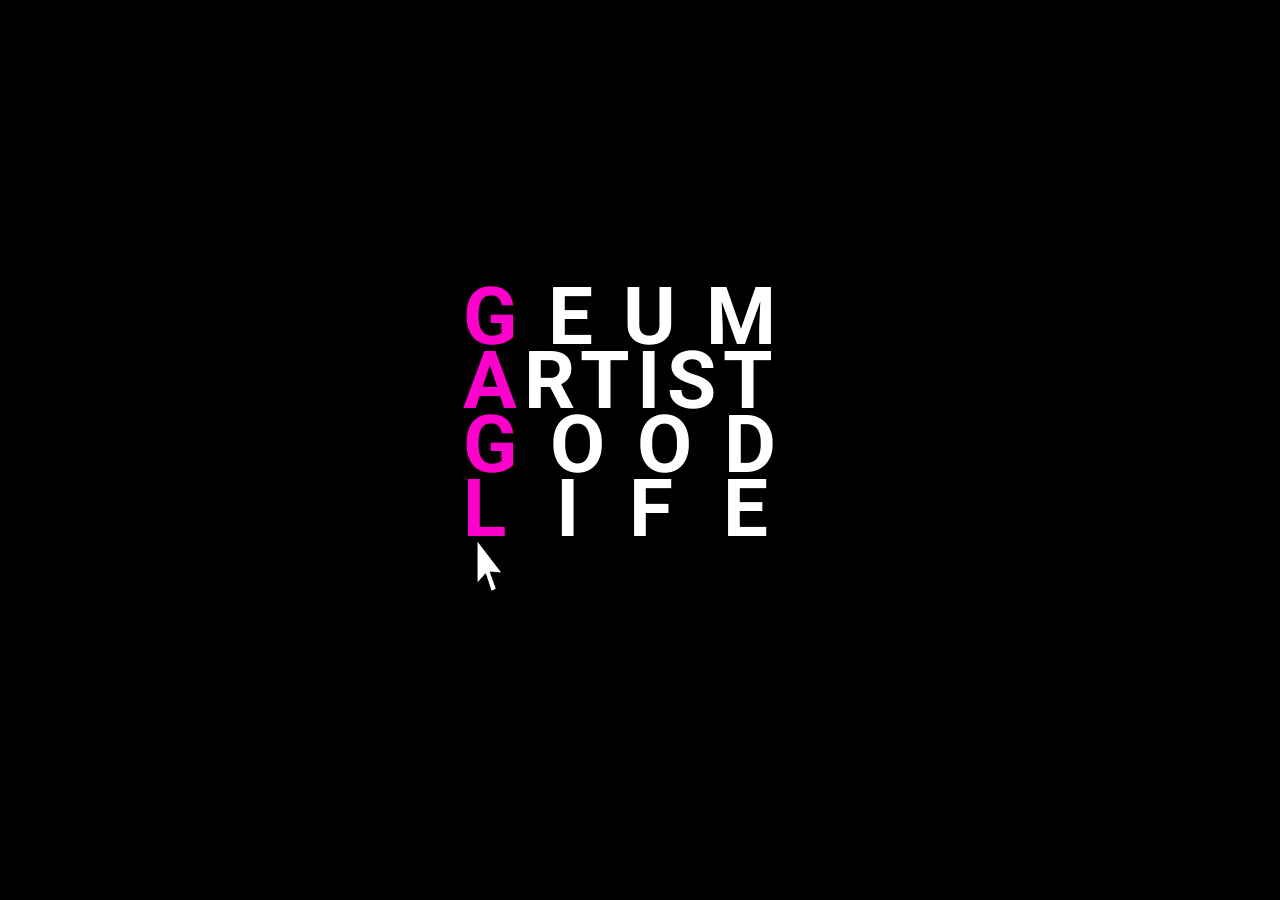
<file: index.html>
<!DOCTYPE html>

<html lang="en">
<head>
    <meta charset="UTF-8">
    <meta name="viewport" content="width=device-width, initial-scale=1.0">
    <title>logo</title>
    <link href="css/loding.css" rel="stylesheet">
    <script>
    </script>

     <script>
        setTimeout(function() {
          window.location.href = "portfolio01/portfolio01.html" // 내부 페이지 경로 (파일 구조 확인)
        }, 2000); // 2초 후 이동 </script>

</head>
<body>
    <div class="text-box">
        <span>GEUM</span>
        <span>ARTIST</span>
        <span>GOOD</span>
        <span>LIFE</span>
        <a href="#"><img src="img/click.png" alt="화살표"></a>
    </div>
</body>
</html>
</file>
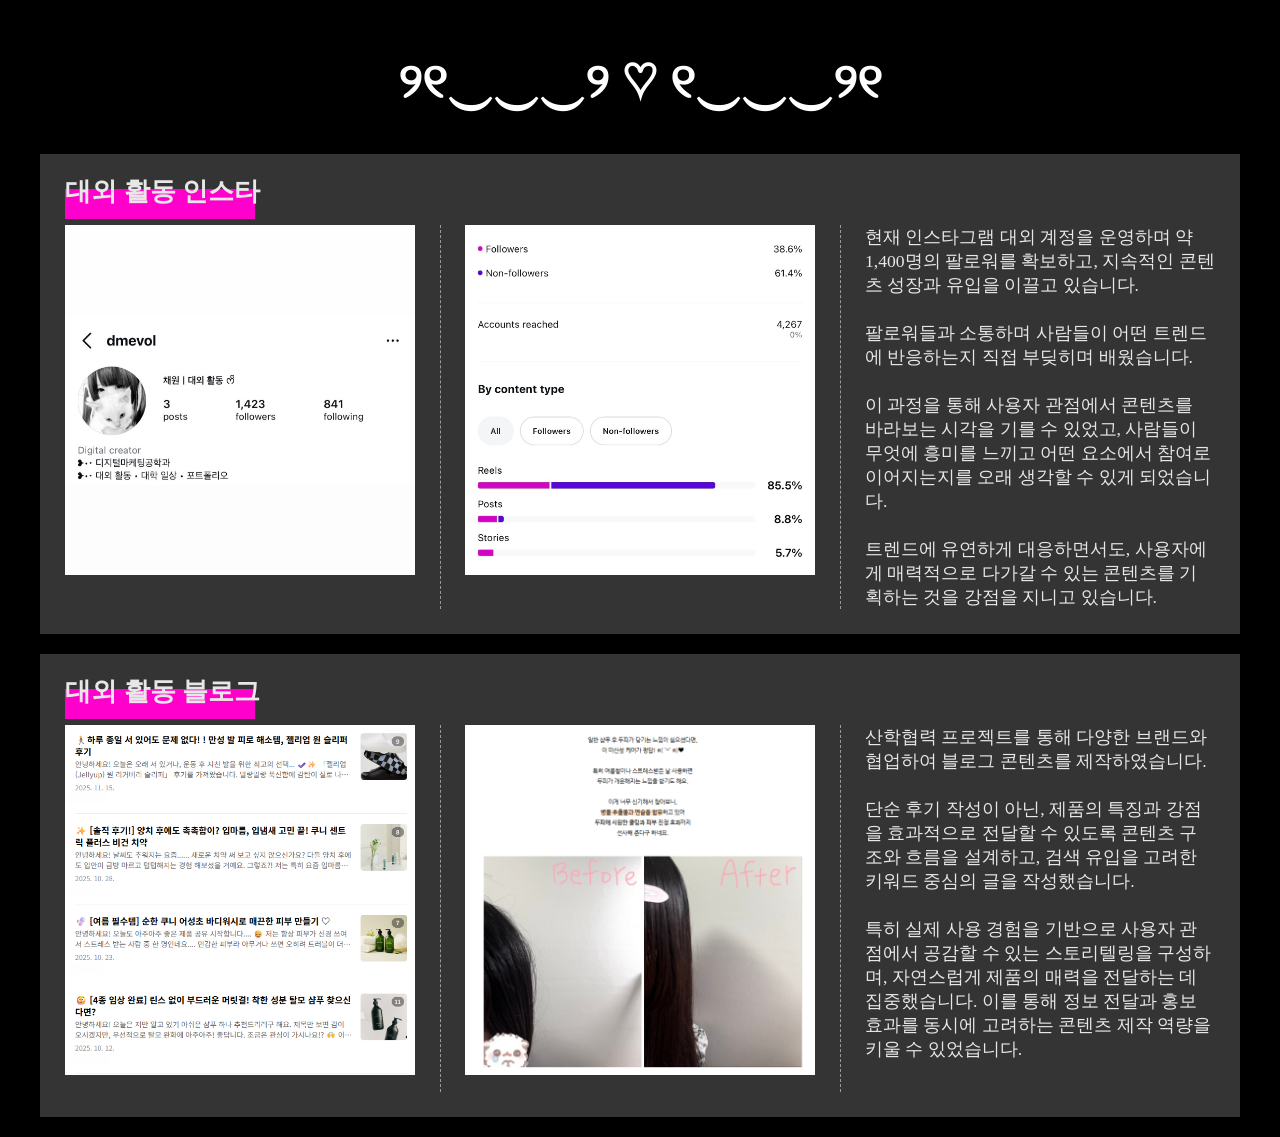
<file: aboutme/index.html>
<!DOCTYPE html>
<html lang="en">
<head>
    <meta charset="UTF-8">
    <meta name="viewport" content="width=device-width, initial-scale=1.0">
    <title>소개</title>
    <link href="css/style.css" rel="stylesheet">
</head>
<body>
    <div class="container">
       <section>
         <div class="inner">
           <h1>୨୧‿‿‿୨ ♡ ୧‿‿‿୨୧</h1>
       
         <div class="about-me">
            <h2>대외 활동 인스타</h2>
            <img src="img/img01.jpg" alt="01">
            <p><img src="img/img02.jpg" alt="01"></p>
            <p>
                현재 인스타그램 대외 계정을 운영하며
                약 1,400명의 팔로워를 확보하고,
                지속적인 콘텐츠 성장과 유입을 이끌고 있습니다. <br> <br>
                팔로워들과 소통하며 사람들이 어떤 트렌드에 반응하는지
                직접 부딪히며 배웠습니다. <br> <br> 
                이 과정을 통해 사용자 관점에서
                콘텐츠를 바라보는 시각을 기를 수 있었고,
                사람들이 무엇에 흥미를 느끼고
                어떤 요소에서 참여로 이어지는지를
                오래 생각할 수 있게 되었습니다. <br> <br> 
                트렌드에 유연하게 대응하면서도,
                사용자에게 매력적으로 다가갈 수 있는
                콘텐츠를 기획하는 것을 강점을 지니고 있습니다.
            </p>

          </div>

          <div class="about-me">
            <h2>대외 활동 블로그</h2>
                <img src="img/img03.png" alt="01">
                <p><img src="img/img04.png" alt="01"></p>
            
            <p>
                산학협력 프로젝트를 통해
                다양한 브랜드와 협업하여
                블로그 콘텐츠를 제작하였습니다. <br> <br> 

                단순 후기 작성이 아닌,
                제품의 특징과 강점을 효과적으로 전달할 수 있도록
                콘텐츠 구조와 흐름을 설계하고,
                검색 유입을 고려한 키워드 중심의 글을 작성했습니다. <br> <br>

                특히 실제 사용 경험을 기반으로
                사용자 관점에서 공감할 수 있는 스토리텔링을 구성하며,
                자연스럽게 제품의 매력을 전달하는 데 집중했습니다.
                이를 통해 정보 전달과
                홍보 효과를 동시에 고려하는
                콘텐츠 제작 역량을 키울 수 있었습니다.
            </p>
            <p>
            </p>
           </div>
          </div>
        </section>
    </div>

</body>
</html>
</file>
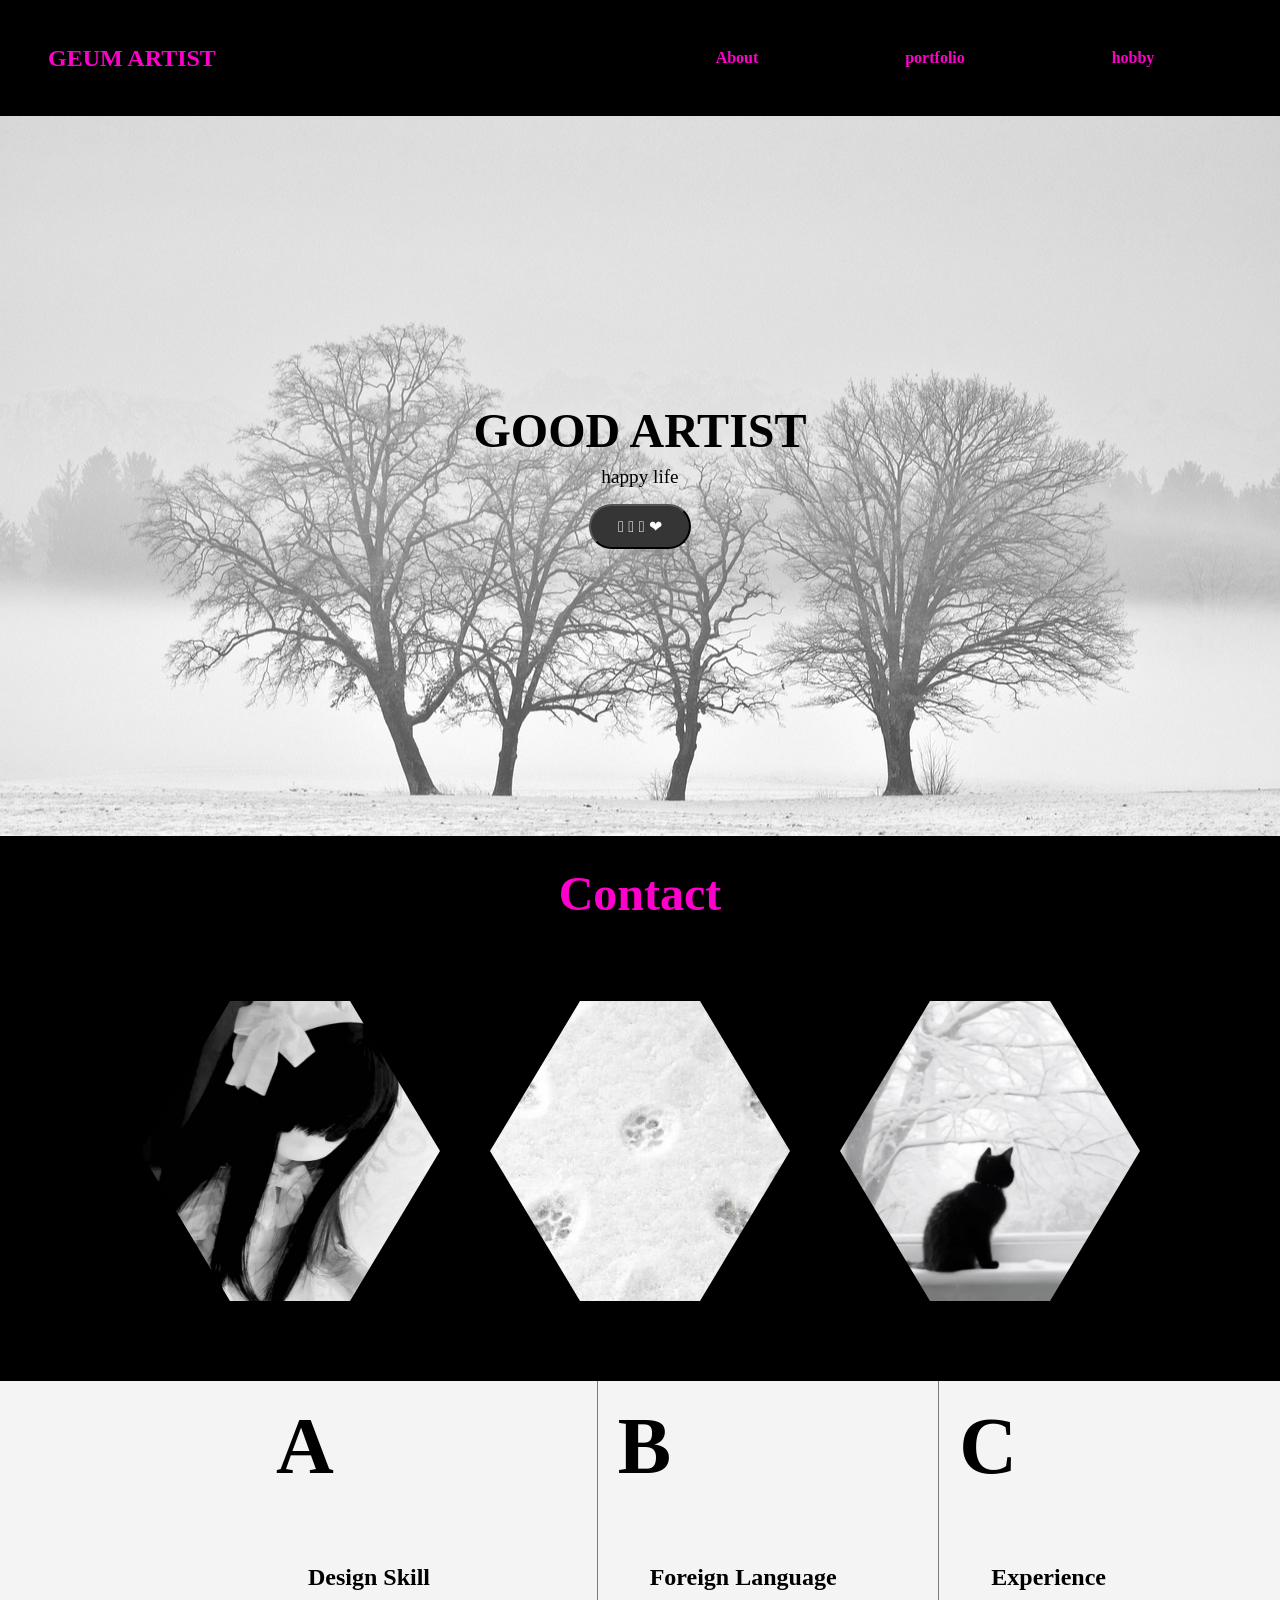
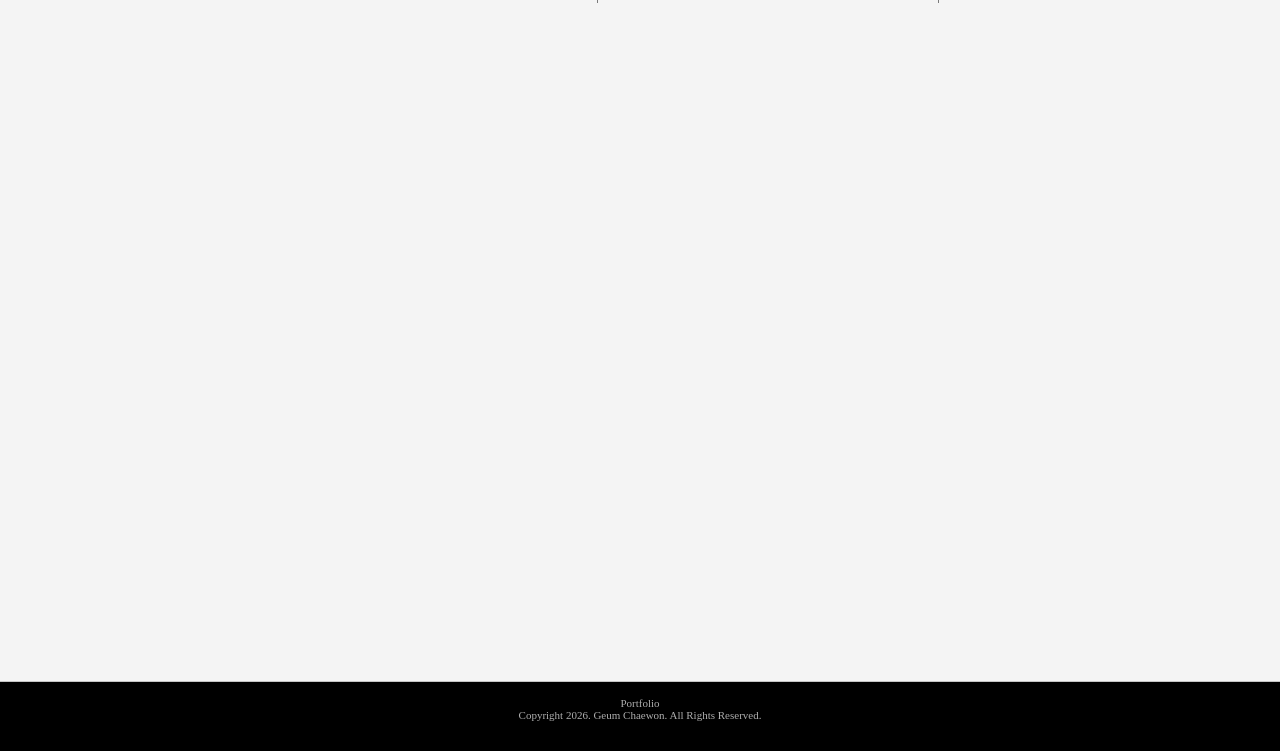
<file: portfolio01.html>
<!DOCTYPE html>
<html lang="en">
<head>
    <meta charset="UTF-8">
    <meta name="viewport" content="width=device-width, initial-scale=1.0">
    <title>portfolio</title>
    <link href="css/style.css" rel="stylesheet">
</head>
<body>
    <header>
      <div class="logo">GEUM ARTIST</div>
      <nav class="navbar">
        <ul class="menu">
          <li class="menu-item"><a href="aboutme/index.html">About</a></li>
          <li class="menu-item"><a href="#">portfolio</a>
             <ul class="submenu">
                <li><a href="#">BOOK</a></li>
                <li><a href="#">EXHIBITON</a></li>
                <li><a href="#">POSTER</a></li>
                <li><a href="#">PROJECT</a></li>
             </ul>
          </li>
          <li class="menu-item"><a href="#">hobby</a></li>
        </ul>
      </nav>
    </header>

    <section class="hero">
       <div class="hero-content">
          <h1>GOOD ARTIST</h1>
          <p>happy life</p>
          <button class="cta-btn">𓂃 𓈒 𓏸 ❤︎</button>
       </div>
    </section>
  
<!--     포트폴리오 섹션 -->
     <section class="t_contact">
       <h1>Contact</h1>
         <div class="contact">
           <div class="hexa">
             <div class="shape">
                <div class="cap">
                  <div>
                    <h3>Instagram</h3>
                    <p>@dmevol</p>
                  </div>
                </div>
                <img src="img/img01.jpg" alt="bag">
             </div>
           </div>

                      <div class="hexa">
             <div class="shape">
                <div class="cap">
                  <div>
                    <h3>Blog</h3>
                    <p>m.blog.naver.com/nnxmx</p>
                  </div>
                </div>
                <img src="img/img02.jpg" alt="necktie">
             </div>
           </div>

                      <div class="hexa">
             <div class="shape">
                <div class="cap">
                  <div>
                    <h3>Mail</h3>
                    <p>geumchaewonx@gmail.com</p>
                  </div>
                </div>
                <img src="img/img03.jpg" alt="skirt">
             </div>
           </div>
         </div>
     </section>

      <!-- 소개 섹션 -->
       <section class="about">
        <div class="section-inner">
          <div class="accordion-content">
            <div class="focus"></div>
            <ul class="accordion">
              <li>
                <div class="nuber">A</div>
                <div class="info">
                  <h2>Design Skill</h2>
                  <p>
                    -Canva-상<br>
                    -Photoshop-상<br>
                    -Illustrator-중<br>
                    -Figma-중<br>
                  </p>

               <li>
                <div class="nuber">B</div>
                <div class="info">
                  <h2>Foreign Language</h2>
                  <p>
                    -Japanese-상<br>
                    -English-중<br>
                  </p>

              <li>
                <div class="nuber">C</div>
                <div class="info">
                  <h2>Experience</h2>
                  <p>
                    2025.08~2026.06ㅣ인하공업전문대학교 디지털마케팅공학과 반대표 활동<br>
                    산학 협력 브랜드 CUNI 홍보 콘텐츠 활동<br>
                    산학 협력 브랜드 르무통 홍보 콘텐츠 활동<br>
                    산학 협력 브랜드 이감 홍보 콘텐츠 제작<br>
                    관학 협력 인천서부경찰서 UCC 콘텐츠 제작<br>
                  </p>

                </div>
              </li>
            </ul>
          </div>
        </div>
       </section>

<footer>
  <p>
    <span>Portfolio</span><br/>
    <span>Copyright 2026. Geum Chaewon. All Rights Reserved.</span>
  </p>
</footer>

</body>
</html>
</file>
<file: css/loding.css>
@charset "utf-8";
@import url('https://fonts.googleapis.com/css2?family=Anton&family=Roboto:ital,wght@0,100..900;1,100..900&display=swap');

*{
    font-family: 'roboto',sans-serif;
}

body{
    margin: 0;
    font-size: 20px;
    line-height: 1.2rem;
    color: #333333;
    background-color: #000000;
    display: flex;
    justify-content: center;
    align-items: center;
    height: 100vh;
}

.text-box{
    line-height: 4rem;
}

.text-box span{
    font-size: 5rem;
    color: #FFFFFF;
    font-weight: bold;
    display: block;
}

.text-box span:nth-child(1){
    letter-spacing: 30px;
}

.text-box span:nth-child(2){
    letter-spacing: 7px;
}

.text-box span:nth-child(3){
    letter-spacing: 32px;
}

.text-box span:nth-child(4){
    letter-spacing: 50px;
}

.text-box span:first-letter{
    color: #ff00cc;
}

.text-box img{
    width: 50px;
}
</file>
<file: aboutme/css/style.css>
@charset "utf-8";

*{
    box-sizing: border-box;    
}

body{
    margin: 0;
    font-size: 1.1rem;
    line-height: 1.5rem;
    /* font-weight: bold; */
    color: #e7e7e7;
    background-color: #000;
}

a{
   text-decoration: none; 
   color: inherit; 
}

h1,h2,h3,h4,h5,h6{
    margin-top: 0;
}

/* 다중 컬럼 영역 */ 
.container{}
section{}
section .inner{
   width: 1200px;
   margin: auto;
   margin-top: 50px;
}

.inner h1{
    color: #fff;
    font-size: 3rem;
    text-align: center;
    padding: 20px;
}


section .inner .about-me{
    background-color: #343434;
    padding: 25px;
    column-count: 3;
    column-gap: 50px;
    column-rule: 1px dashed #999999;
    margin: 20px 0;
    /* 컬럼 사이에서 선을 그리는 태그 */

}

section .inner .about-me h2{
    column-span: all; 
    /* 컬럼을 무시하고, 전체너비 차지 */
    position: relative;
    z-index: 1;
}

section .inner .about-me h2:before{
   content: '';
   position: absolute;
   background-color: #ff00cc;
   width: 190px;
   height: 30px;
   z-index: -1;
   transform: translateY(10px);

}

section .inner .about-me img{
    width: 100%;
}

@media(max-width:600px)
{
    section .inner{
        width: 100%;
    }
    section .inner h1{
        font-size: 2rem;
    }
    
    section .inner .about-me{
        column-count: 1;
    }

}

@media(min-width:768px) and (max-width:1024px){
    section .inner{
        width: 100%;
    }

    section .inner h1{
        font-size: 3rem;
    }

    section .inner .about-me{
        column-count: 2;
    }

}
</file>
<file: css/style.css>
@charset "utf-8";
*{
    margin: 0;
    padding: 0;
    list-style: none;
}

body{
    background-color: #ff00cc;
}

header{
    display: flex;
    align-items: center;
    justify-content: space-between;
    background-color: #000000;
    color: #000000;
    position: sticky;
    padding: 0.5rem 3rem;
    top: 0;
    height: 100px;
    z-index: 1;
}

.logo{
    font-size: 1.5rem;
    font-weight: bold;
    color: #ff00cc;
}

.navbar .menu{
   display: flex; 
}

.menu-item{
   position: relative;
   text-align: center;
   width: 150px;
   padding: 1.5rem;
}

.navbar a{
    color: #ff00cc;
    text-decoration: none;
    font-size: 16px;
    font-weight: bold;
    display: block;
}

.navbar a:hover{
    color: #fff;
    background-color: #919191;
}

.submenu{
    display: none;
    top: 100%;
    left: 0;
    position: absolute;
    background-color: #000000;
    min-width: 180px;
}

.submenu li{
    border-bottom:1px solid #555555 ;
}

.submenu li a{
     color: #fff; 
     padding: 10px;
     text-decoration: none;
     font-size: 14px;   
}

.submenu li a:hover{
    background-color: #ff00cc
}

.menu-item:hover .submenu{
    z-index: 1;
    display: block;
}


.hero{
   background-image: url(../img/back.jpg); /* 이미지경로 */
   background-size:cover ;
   background-position: center;
   display: flex;
   justify-content: center;
   align-items: center;
   text-align: center;
   height: 80vh;
   position: relative;
}


.hero-content h1{
    font-size: 3rem;
    margin-bottom: 0.5rem;
    color: #000;
}

.hero-content p{
    font-size: 1.2rem;
    margin-bottom: 1rem;
    color: #000;
}

.cta-btn{
    background-color: #353535;
    color: #fff;
    padding: 0.7rem 1.7rem;
    bottom: 0;
    cursor: pointer;
    font-size: 1rem;
    font-weight: bold;
    text-decoration: none;
    border-radius: 50px;
}

.cta-btn:hover{
    background-color: #ff00cc;
    color: #000;
    transition:background-color 0.3s ease;
}

/* contact */
.t_contact{
   text-align: center;
   background-color: #000;
   padding-top: 30px;
}

.t_contact h1{
    color: #ff00cc;
    font-size: 3rem;
}

.contact{
    display: flex;
    justify-content: center;
    align-items: center;
    min-height: auto;
    padding: 80px 0;
    gap: 50px;
}


.hexa{
    width: 300px;
    height: 300px;
    position: relative;
    transition: 0.3s;
}

.hexa:hover{
   transform: translateY(-40px);
}

.shape{
   clip-path: polygon(30% 0%, 70% 0%, 100% 50%, 70% 100%, 30% 100%, 0% 50%); 
   width: 100%;
   height: 100%;
   overflow: hidden;
   /*  특정 모양으로 잘라내는 역할 */
}

.shape img{
    width: 100%;
    height: 100%;
    object-fit: cover;
}


.cap{
    position: absolute;
    width: 100%;
    height: 100%;
    color: #fff;
    display: flex;
    justify-content: center;
    align-items: center;
    text-align: center;
    opacity:0;
    transition: 0.5s;
}

.hexa:hover .cap{
    opacity: 1;
}


.hexa:nth-child(1) .cap{
    background: linear-gradient(to top, rgb(221,7,210), transparent);
}

.hexa:nth-child(2) .cap{
    background: linear-gradient(to top, rgb(221,7,210), transparent);
}
.hexa:nth-child(3) .cap{
    background: linear-gradient(to top, rgb(221,7,210), transparent);
}

/* 소개 섹션 */
.about{
    width: 100%;
    height: 100vh;
    display: flex;
    justify-content: center;
    align-items: center;
    background-color: #f4f4f4;
}

.accordion-content{
    display: flex;
    height: 100%;
}

.section-inner{
    width: 1280px;
    min-height: 100%;
}

.accordion-content{
    display: flex;
}

/* 현재는 비어 있지만 확장이 가능하다 */
.focus{
    flex: 1; /* 공간을 하나로 차지한다 */
    background-color: #f4f4f4;
} 

.accordion{
    flex: 4;
    display: flex;
    margin: 0;
    padding: 0;
    overflow: hidden;
}

.accordion *{
    transition: all 0.5s ease;
}

.accordion li{
    flex: 1;
    display: flex;
    flex-direction: column;
    justify-content: space-between;
    padding: 20px;
    cursor: pointer;
    position: relative;
    border-right: 1px solid rgba(0,0,0,0.5);
    color: #000;
}

.accordion li:last-child{border-right: none;}

.accordion li:hover{
    flex: 4;
}

.accordion:hover li:not(:hover){
    flex: 0.8;
}

.nuber{
    font-size: 5rem;
    font-weight: bold;
}

.info{
    transform: translateY(40px);
}

.info h2{
    margin: 2rem;
}

.info p{
    opacity: 0;
    max-height: 0;
    overflow: hidden;
    line-height: 1.6;
}

.accordion li:hover .info{
    transform: translateY(0);
}

.accordion li:hover .info p{
    opacity: 1;
    max-height: 200px;
    margin-top: 10px;
}

footer {
  width: 100%;
  border-top: 1px solid #c4c4c4;
  padding-top: 15px;
  padding-bottom: 30px; /* 아래쪽 여백 추가 */
  color: #aeaeae;
  font-size: 11px;
  text-align: center;
  background-color: #000000; /* 필요하다면 배경색을 넣어주세요 */
}
</file>
